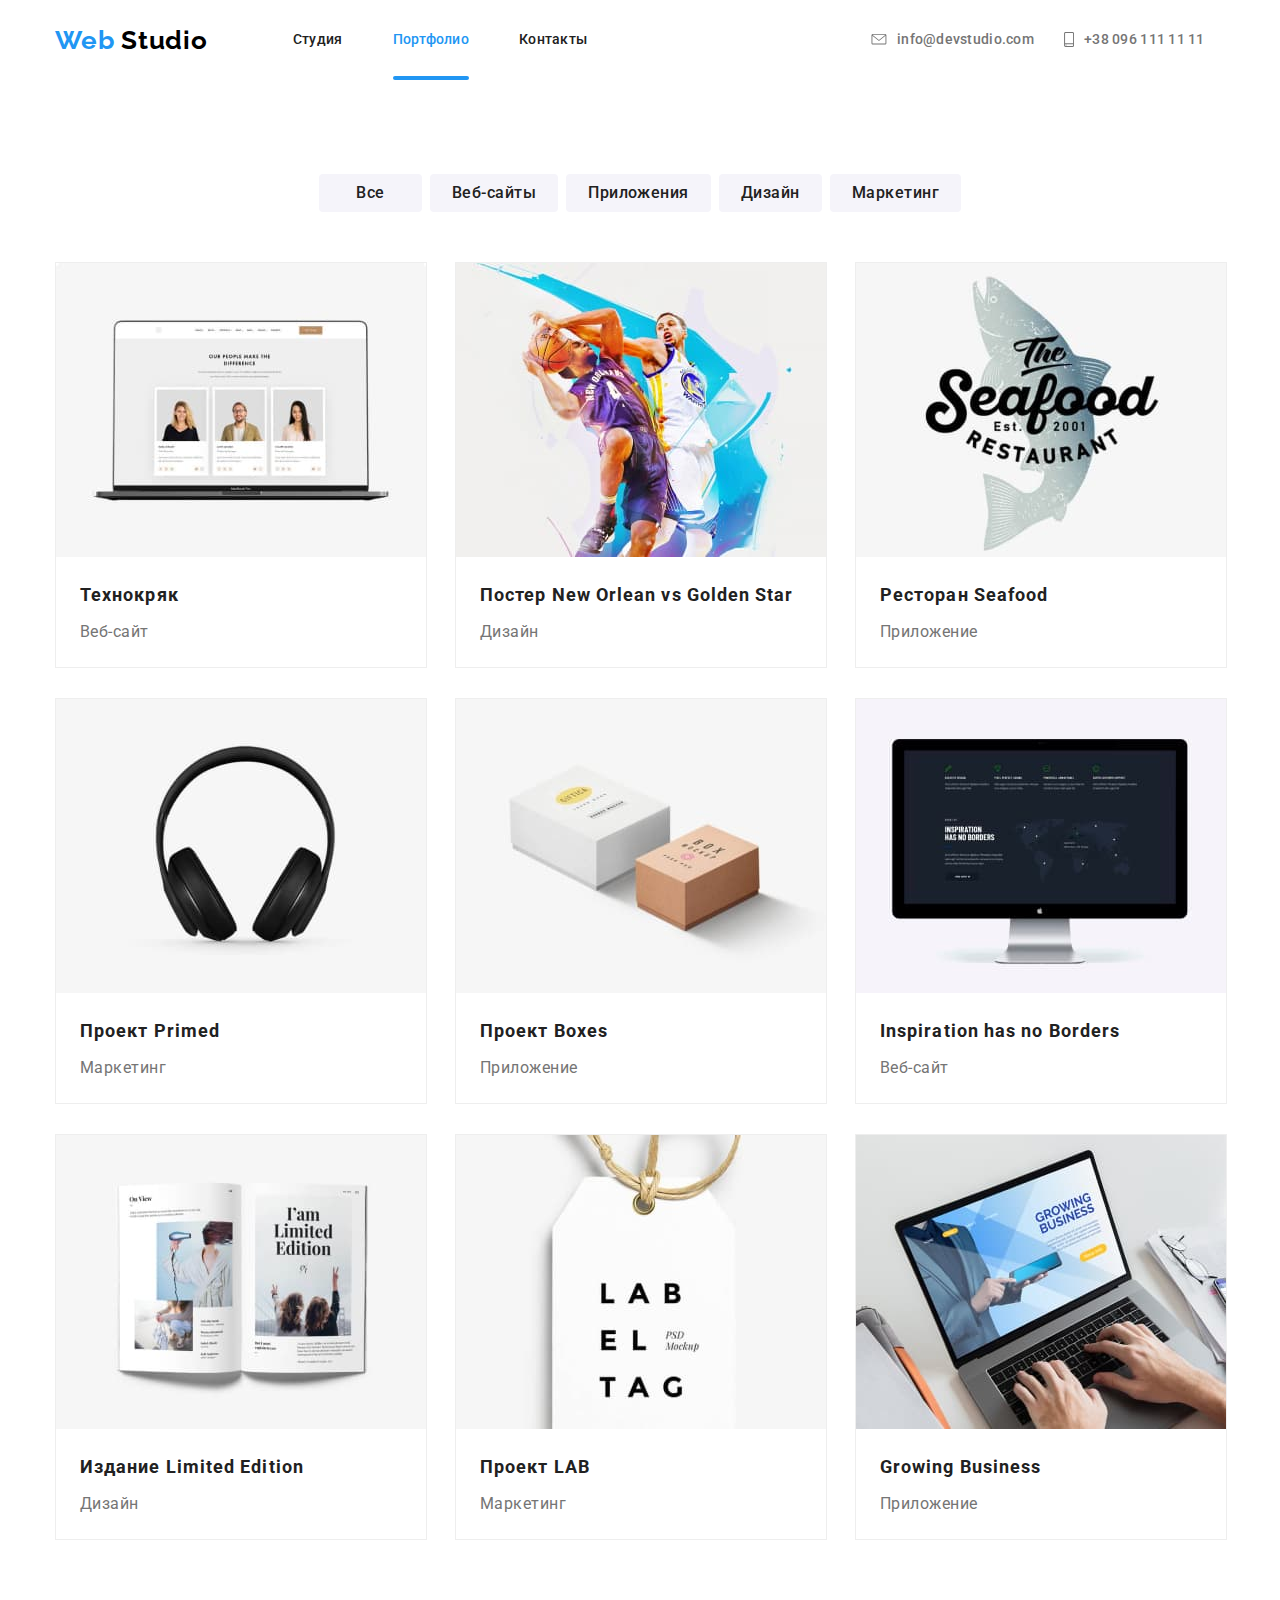
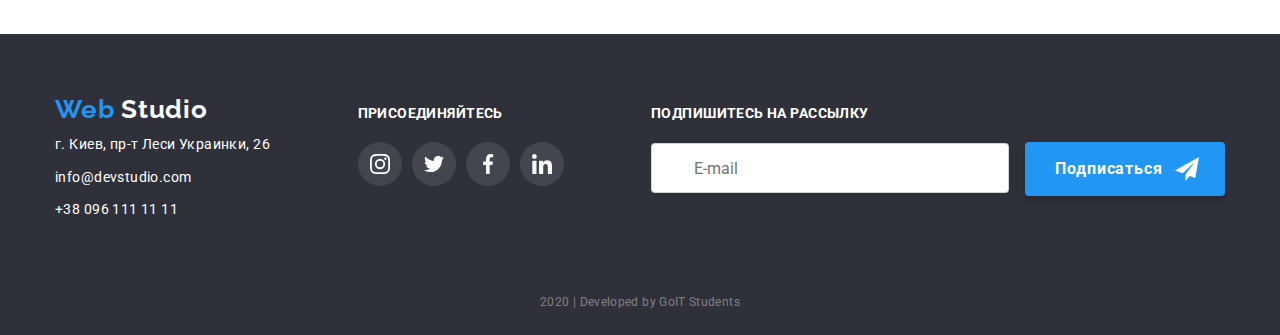
<file: portfolio.html>
<!DOCTYPE html>
<html lang="ru">
  <head>
    <meta charset="UTF-8" />
    <title>My homework2</title>
    <link
      href="https://fonts.googleapis.com/css2?family=Raleway:wght@700&family=Roboto:wght@400;500&display=swap"
      rel="stylesheet"
    />
    <link
      rel="stylesheet"
      href="https://cdnjs.cloudflare.com/ajax/libs/modern-normalize/0.6.0/modern-normalize.min.css"
    />
    <link rel="stylesheet" href="./main.css" />
  </head>

  <body>
    <header>
      <div class="container">
        <nav class="main-conteiner">
          <a href="./index.html" class="logo"
            ><span class="blue"> Web </span
            ><span class="studio"> Studio </span></a
          >
          <ul class="site-nav">
            <li class="link-list">
              <a href="./index.html" class="link">Студия</a>
            </li>
            <li class="link-list">
              <a href="./portfolio.html" class="link-current">Портфолио</a>
            </li>
            <li class="link-list">
              <a href="" class="link">Контакты</a>
            </li>
          </ul>
          <address class="contacs">
            <a href="mailto:info@devstudio.com " class="contac">
              <svg class="icon-eleph" width="16" height="11.2">
                <use href="./img/sprite.svg#envelope"></use>
              </svg>
              info@devstudio.com
            </a>
            <a href="tel:+380961111111" class="contac">
              <svg class="icon-telep" width="10" height="15">
                <use href="./img/sprite.svg#smartphone"></use>
              </svg>
              +38 096 111 11 11
            </a>
          </address>
        </nav>
      </div>
    </header>
    <main>
      <section class="container">
        <div class="main-portfolio">
          <ul class="portfolio main-conteiner">
            <li class="list-portfolio">
              <a href="" class="button list-items">Все</a>
            </li>
            <li class="list-portfolio">
              <a href="" class="button list-items">Веб-сайты</a>
            </li>
            <li class="list-portfolio">
              <a href="" class="button list-items">Приложения</a>
            </li>
            <li class="list-portfolio">
              <a href="" class="button list-items">Дизайн</a>
            </li>
            <li class="list-portfolio">
              <a href="" class="button list-items">Маркетинг</a>
            </li>
          </ul>
          <ul class="our-service">
            <li class="our-photo">
              <a href="" class="our-photo-name">
                <div class="product-overlay">
                  <img
                    src="./img/img14.jpg"
                    class="portfolio-poster"
                    alt="Компьютер"
                    width="370"
                  />
                  <div class="text-overlay">
                    <p class="text-overlay2">
                      Технокряк это современная площадка распространения
                      коронавируса. Компании используют эту платформу для
                      цифрового шпионажа и атак на защищённые сервера
                      конкурентов.
                    </p>
                  </div>
                </div>
                <div class="heading">
                  <h3 class="poster">Технокряк</h3>
                  <p class="work">Веб-сайт</p>
                </div>
              </a>
            </li>
            <li class="our-photo">
              <a href="" class="our-photo-name">
                <div class="product-overlay">
                  <img
                    src="./img/img6.jpg"
                    class="portfolio-poster"
                    alt="Два баскетболиста"
                    width="370"
                  />
                  <div class="text-overlay">
                    <p class="text-overlay2">
                      Технокряк это современная площадка распространения
                      коронавируса. Компании используют эту платформу для
                      цифрового шпионажа и атак на защищённые сервера
                      конкурентов.
                    </p>
                  </div>
                </div>
                <div class="heading">
                  <h3 class="poster">Постер New Orlean vs Golden Star</h3>
                  <p class="work">Дизайн</p>
                </div>
              </a>
            </li>
            <li class="our-photo">
              <a href="" class="our-photo-name">
                <div class="product-overlay">
                  <img
                    src="./img/img7.jpg"
                    class="portfolio-poster"
                    alt=""
                    width="370"
                  />
                  <div class="text-overlay">
                    <p class="text-overlay2">
                      Технокряк это современная площадка распространения
                      коронавируса. Компании используют эту платформу для
                      цифрового шпионажа и атак на защищённые сервера
                      конкурентов.
                    </p>
                  </div>
                </div>
                <div class="heading">
                  <h3 class="poster">Ресторан Seafood</h3>
                  <p class="work">Приложение</p>
                </div>
              </a>
            </li>
            <li class="our-photo">
              <a href="" class="our-photo-name">
                <div class="product-overlay">
                  <img
                    src="./img/img8.jpg"
                    class="portfolio-poster"
                    alt=""
                    width="370"
                  />
                  <div class="text-overlay">
                    <p class="text-overlay2">
                      Технокряк это современная площадка распространения
                      коронавируса. Компании используют эту платформу для
                      цифрового шпионажа и атак на защищённые сервера
                      конкурентов.
                    </p>
                  </div>
                </div>
                <div class="heading">
                  <h3 class="poster">Проект Primed</h3>
                  <p class="work">Маркетинг</p>
                </div>
              </a>
            </li>
            <li class="our-photo">
              <a href="" class="our-photo-name">
                <div class="product-overlay">
                  <img
                    src="./img/img9.jpg"
                    class="portfolio-poster"
                    alt=""
                    width="370"
                  />
                  <div class="text-overlay">
                    <p class="text-overlay2">
                      Технокряк это современная площадка распространения
                      коронавируса. Компании используют эту платформу для
                      цифрового шпионажа и атак на защищённые сервера
                      конкурентов.
                    </p>
                  </div>
                </div>
                <div class="heading">
                  <h3 class="poster">Проект Boxes</h3>
                  <p class="work">Приложение</p>
                </div>
              </a>
            </li>
            <li class="our-photo">
              <a href="" class="our-photo-name">
                <div class="product-overlay">
                  <img
                    src="./img/img10.jpg"
                    class="portfolio-poster"
                    alt=""
                    width="370"
                  />
                  <div class="text-overlay">
                    <p class="text-overlay2">
                      Технокряк это современная площадка распространения
                      коронавируса. Компании используют эту платформу для
                      цифрового шпионажа и атак на защищённые сервера
                      конкурентов.
                    </p>
                  </div>
                </div>
                <div class="heading">
                  <h3 class="poster">Inspiration has no Borders</h3>
                  <p class="work">Веб-сайт</p>
                </div>
              </a>
            </li>
            <li class="our-photo">
              <a href="" class="our-photo-name">
                <div class="product-overlay">
                  <img
                    src="./img/img11.jpg"
                    class="portfolio-poster"
                    alt=""
                    width="370"
                  />
                  <div class="text-overlay">
                    <p class="text-overlay2">
                      Технокряк это современная площадка распространения
                      коронавируса. Компании используют эту платформу для
                      цифрового шпионажа и атак на защищённые сервера
                      конкурентов.
                    </p>
                  </div>
                </div>
                <div class="heading">
                  <h3 class="poster">Издание Limited Edition</h3>
                  <p class="work">Дизайн</p>
                </div>
              </a>
            </li>
            <li class="our-photo">
              <a href="" class="our-photo-name">
                <div class="product-overlay">
                  <img
                    src="./img/img12.jpg"
                    class="portfolio-poster"
                    alt=""
                    width="370"
                  />
                  <div class="text-overlay">
                    <p class="text-overlay2">
                      Технокряк это современная площадка распространения
                      коронавируса. Компании используют эту платформу для
                      цифрового шпионажа и атак на защищённые сервера
                      конкурентов.
                    </p>
                  </div>
                </div>
                <div class="heading">
                  <h3 class="poster">Проект LAB</h3>
                  <p class="work">Маркетинг</p>
                </div>
              </a>
            </li>
            <li class="our-photo">
              <a href="" class="our-photo-name">
                <div class="product-overlay">
                  <img
                    src="./img/img13.jpg"
                    class="portfolio-poster"
                    alt=""
                    width="370"
                  />
                  <div class="text-overlay">
                    <p class="text-overlay2">
                      Технокряк это современная площадка распространения
                      коронавируса. Компании используют эту платформу для
                      цифрового шпионажа и атак на защищённые сервера
                      конкурентов.
                    </p>
                  </div>
                </div>
                <div class="heading">
                  <h3 class="poster">Growing Business</h3>
                  <p class="work">Приложение</p>
                </div>
              </a>
            </li>
          </ul>
        </div>
      </section>
    </main>
    <footer class="footer">
      <div class="container">
        <div class="main-conteiner2">
          <address class="footer-addres">
            <a href="" class="footer-logo"
              ><span class="blue">Web</span
              ><span class="footer-studio"> Studio</span></a
            >
            <p class="footer-studio">г. Киев, пр-т Леси Украинки, 26</p>
            <ul class="mail2">
              <li class="contacs-details">
                <a href="mailto:info@devstudio.com " class="footer-studio"
                  >info@devstudio.com</a
                >
              </li>
              <li class="contacs-details">
                <a href="tel:+380961111111" class="footer-studio"
                  >+38 096 111 11 11</a
                >
              </li>
            </ul>
          </address>
          <div class="footer-elements">
            <b class="footer-act">присоединяйтесь</b>
            <ul class="social-network2">
              <li class="network">
                <a href="" class="social-name">
                  <svg class="icon-twitter" width="20" height="20">
                    <use href="./img/sprite.svg#instagram"></use>
                  </svg>
                </a>
              </li>
              <li class="network">
                <a href="" class="social-name">
                  <svg class="icon-twitter" width="20" height="20">
                    <use href="./img/sprite.svg#twitter"></use>
                  </svg>
                </a>
              </li>
              <li class="network">
                <a href="" class="social-name">
                  <svg class="icon-twitter" width="20" height="20">
                    <use href="./img/sprite.svg#facebook"></use>
                  </svg>
                </a>
              </li>
              <li class="network">
                <a href="" class="social-name">
                  <svg class="icon-twitter" width="20" height="20">
                    <use href="./img/sprite.svg#linkedin"></use>
                  </svg>
                </a>
              </li>
            </ul>
          </div>
          <div class="subscribe">
            <b class="footer-act">Подпишитесь на рассылку</b><br />
            <div class="form-field">
              <form>
                <input
                  type="email"
                  name="email"
                  id="email"
                  class="form-footer"
                  placeholder="E-mail"
                />
                <button type="submit" class="buttom">
                  <svg class="icon-footer" width="24" height="24">
                    <use href="./img/symbol-defs.svg#icon-send1"></use>
                  </svg>
                  Подписаться
                </button>
              </form>
            </div>
          </div>
        </div>
        <div>
          <p class="source">2020 | Developed by GoIT Students</p>
        </div>
      </div>
    </footer>
    <script src="./modal.js"></script>
  </body>
</html>
</file>
<file: main.css>
:root {
  --title-color: #212121;
  --text-color: #757575;
  --font-logo: "Raleway", sans-serif;
  --font-text: "Roboto", sans-serif;
  --main-color: #2196f3;
  --footer-color: #ffffff;
  --footer-address: rgba(255, 255, 255, 0.6);
  --footer-source: rgba(255, 255, 255, 0.4);
}
html {
  box-sizing: border-box;
}
*,
*::before,
*::after {
  box-sizing: inherit;
}
body {
  font-family: var(--font-text);
  font-style: normal;
}
.container {
  margin-left: auto;
  margin-right: auto;
  width: 1200px;
  padding-left: 15px;
  padding-right: 15px;
}
.main-conteiner {
  display: flex;
  align-items: center;
  margin-top: 0;
  margin-bottom: 0;
  padding-left: 0;
}
.font {
  background: #f5f4fa;
}
a {
  text-decoration: none;
}
ul {
  list-style: none;
}
.decide {
  max-width: 1600px;
  height: 600px;
  margin-left: auto;
  margin-right: auto;
  background-image: linear-gradient(
      to right,
      rgba(47, 48, 58, 0.8),
      rgba(47, 48, 58, 0.8)
    ),
    url("../goit-markup-hw-04/img/Header.jpg");
  background-repeat: no-repeat;
  background-position: center;
  background-size: cover;
  background-color: black;
  text-align: center;
  padding-top: 200px;
  padding-bottom: 200px;
}
h1 {
  margin-top: 0;
  margin-bottom: 0;
  font-weight: 900;
  font-size: 44px;
  line-height: 1.36;
  letter-spacing: 0.06em;
  text-transform: uppercase;
  color: var(--footer-color);
}
.business {
  width: 696px;
  margin-left: auto;
  margin-right: auto;
  margin-bottom: 30px;
}
h2 {
  color: var(--title-color);
  font-weight: 700;
  font-size: 36px;
  line-height: 1.16;
  text-align: center;
  letter-spacing: 0.03em;
}
h3 {
  color: var(--title-color);
  font-weight: 700;
  font-size: 18px;
  line-height: 2;
  letter-spacing: 0.06em;
}
.logo {
  font-family: var(--font-logo);
  font-weight: 700;
  font-size: 26px;
  line-height: 1.19;
  letter-spacing: 0.03em;
}
.blue {
  color: var(--main-color);
  font-style: normal;
}
.studio {
  color: black;
}
.site-nav {
  margin-top: 0;
  margin-bottom: 0;
  margin-left: 85px;
  font-weight: 500;
  font-size: 14px;
  line-height: 1.14;
  letter-spacing: 0.02em;
  display: flex;
  padding-left: 0;
}
.link {
  display: block;
  position: relative;
  padding-top: 32px;
  padding-bottom: 32px;
  color: var(--title-color);
  transition: color 250ms cubic-bezier(0.4, 0, 0.2, 1);
}
.link:hover,
.link:focus {
  color: var(--main-color);
}
.link-current {
  position: relative;
}
.site-nav .link-current {
  display: block;
  padding-top: 32px;
  padding-bottom: 32px;
  color: var(--main-color);
}
.link-current::after {
  content: "";
  position: absolute;
  bottom: 0;
  left: 0;
  height: 4px;
  width: 100%;
  background-color: var(--main-color);
  border-radius: 2px;
}
.link-list {
  min-width: 49px;
  margin-right: 50px;
}
.link-list:last-child {
  margin-right: 0;
}
.contacs {
  margin-left: auto;
  display: flex;
  margin-top: 0;
  margin-bottom: 0;
}
.contacs .contac + .contac {
  margin-left: 30px;
}
.contac {
  display: flex;
  align-items: center;
  min-width: 161px;
  height: 16px;
  font-weight: 500;
  font-size: 14px;
  line-height: 1.14;
  letter-spacing: 0.02em;
  font-style: normal;
  color: var(--text-color);
  cursor: pointer;
  transition: color 250ms cubic-bezier(0.4, 0, 0.2, 1);
}
.contac:hover,
.contac:focus {
  color: var(--main-color);
}
.icon-eleph,
.icon-telep {
  margin-right: 10px;
  --color3: currentColor;
}
.portfolio {
  margin-top: 0;
  margin-bottom: 0;
  justify-content: center;
  margin-bottom: 50px;
}
.list-portfolio {
  display: block;
}
.list-portfolio + .list-portfolio {
  margin-left: 8px;
}
.icon-diagram {
  display: block;
  width: 270px;
  height: 120px;
  border-radius: 4px;
  background: #f5f4fa;
  margin-bottom: 30px;
}
.icon-clock {
  display: inline-block;
  margin: 25px 100px;
}
.info-li + .info-li {
  margin-left: 30px;
}
.button {
  display: inline-block;
  min-width: 103px;
  padding: 6px 22px;
  background: #f5f4fa;
  border-radius: 4px;
  margin: 0;
  font-weight: 500;
  font-size: 16px;
  line-height: 1.62;
  letter-spacing: 0.03em;
  color: var(--title-color);
  text-align: center;
}

.list-items {
  color: var(--title-color);
  transition: color 250ms cubic-bezier(0.4, 0, 0.2, 1),
    background-color 250ms cubic-bezier(0.4, 0, 0.2, 1),
    box-shadow 250ms cubic-bezier(0.4, 0, 0.2, 1);
}
.list-items:hover,
.list-items:focus {
  color: var(--footer-color);
  background-color: var(--main-color);
  box-shadow: 0px 2px 2px rgba(0, 0, 0, 0.12), 0px 1px 2px rgba(0, 0, 0, 0.08),
    0px 3px 1px rgba(0, 0, 0, 0.1);
}
.section {
  padding-top: 94px;
}
.section2 {
  padding-top: 94px;
  padding-bottom: 94px;
}
.text {
  margin-top: 0;
  margin-bottom: 0;
}
.quality {
  font-weight: 700;
  font-size: 14px;
  line-height: 1.14;
  letter-spacing: 0.03em;
  text-transform: uppercase;
  color: var(--title-color);
  margin-bottom: 10px;
  margin-top: 0;
}
.our-work-list {
  position: relative;
  width: 370px;
}
.our-work-list + .our-work-list {
  margin-left: 30px;
}
.our-work {
  margin-bottom: 50px;
  margin-top: 0;
}
.block {
  display: block;
}
.quality-second {
  position: absolute;
  bottom: 0;
  margin-top: 0;
  margin-bottom: 0;
  font-weight: 700;
  font-size: 14px;
  line-height: 1.14;
  letter-spacing: 0.03em;
  text-transform: uppercase;
  color: var(--footer-color);
  min-width: 370px;
  text-align: center;
  background-color: rgba(47, 48, 58, 0.8);
  padding: 27px 80px 27px 80px;
}
.our-team {
  margin-bottom: 50px;
  margin-top: 0;
}
.our-people {
  display: block;
  width: 270px;
  padding-bottom: 24px;
  background-color: var(--footer-color);
  box-shadow: 0px 2px 1px rgba(0, 0, 0, 0.2), 0px 1px 1px rgba(0, 0, 0, 0.14),
    0px 1px 3px rgba(0, 0, 0, 0.12);
  border-radius: 0px 0px 4px 4px;
}
.social-network {
  display: flex;
  margin-left: auto;
  margin-right: auto;
  padding-left: 0;
  width: 206px;
}
.social-name {
  color: #afb1b8;
  width: 44px;
  height: 44px;
  display: inline-block;
  border-radius: 50%;
  background-size: 20px;
  background-color: rgba(255, 255, 255, 0.1);
  transition: background-color 250ms cubic-bezier(0.4, 0, 0.2, 1);
}
.icon-twitter {
  display: inline-block;
  margin: 12px 12px;
  fill: var(--footer-color);
}
.social-name:hover,
.social-name:focus {
  background-color: var(--main-color);
}
.social-name2 {
  width: 44px;
  height: 44px;
  display: inline-block;
  border-radius: 50%;
  fill: #afb1b8;
  transition: background-color 250ms cubic-bezier(0.4, 0, 0.2, 1),
    fill 250ms cubic-bezier(0.4, 0, 0.2, 1);
}
.icon-insta {
  display: block;
  margin-right: auto;
  margin-left: auto;
  margin-bottom: 12px;
  margin-top: 12px;
}
.social-name2:hover,
.social-name2:focus {
  background-color: var(--main-color);
  fill: #ffffff;
}
.icon-insta {
  fill: inherit;
}
.network {
  display: block;
  justify-content: space-between;
}
.network + .network {
  margin-left: 10px;
}
.our-people + .our-people {
  margin-left: 30px;
}
.techno {
  font-weight: normal;
  font-size: 18px;
  line-height: 28px;
  letter-spacing: 0.03em;
  color: var(--footer-color);
  margin-top: 0;
  margin-bottom: 0;
}
p {
  color: var(--text-color);
  font-weight: normal;
  font-size: 14px;
  line-height: 1.71;
  letter-spacing: 0.03em;
}
.work {
  font-weight: 400;
  font-size: 16px;
  line-height: 1.85;
  letter-spacing: 0.03em;
  color: var(--text-color);
  margin-top: 0;
  margin-bottom: 0;
}
.photo {
  margin-bottom: 30px;
}
.name {
  margin-bottom: 10px;
  text-align: center;
  font-weight: 500;
  font-size: 16px;
  line-height: 1.18;
  letter-spacing: 0.03em;
  color: var(--title-color);
  margin-top: 0;
}
.profession {
  margin-bottom: 16px;
  text-align: center;
  margin-top: 0;
  font-weight: 400;
  font-size: 16px;
  line-height: 1.18;
}
.clients {
  margin-top: 0;
  margin-bottom: 50px;
}
.our-clients-name {
  display: block;
  width: 170px;
  height: 90px;
  border: 1px solid #afb1b8;
  box-sizing: border-box;
  border-radius: 4px;
  cursor: pointer;
  transition: border-color 250ms cubic-bezier(0.4, 0, 0.2, 1),
    --color5 250ms cubic-bezier(0.4, 0, 0.2, 1);
}
.our-clients + .our-clients {
  margin-left: 30px;
}
.clients-logo1 {
  display: block;
  margin-left: auto;
  margin-right: auto;
  margin-top: 24px;
  margin-bottom: 24px;
}
.our-clients-name:hover,
.our-clients-name:focus {
  border-color: var(--main-color);
  --color5: var(--main-color);
}
.clients-logo1 {
  --color5: inherit;
}
.our-service {
  padding-left: 0;
  margin-bottom: 0;
  margin-top: 0;
  display: flex;
  flex-wrap: wrap;
}

.our-photo {
  width: 370px;
  margin-right: 30px;
  margin-bottom: 30px;
}

.our-photo-name {
  display: block;
  width: 372px;
  background: #ffffff;
  border: 1px solid #eeeeee;
  box-sizing: border-box;
  cursor: pointer;
  transition: border 250ms cubic-bezier(0.4, 0, 0.2, 1),
    box-sizing 250ms cubic-bezier(0.4, 0, 0.2, 1),
    box-shadow 250ms cubic-bezier(0.4, 0, 0.2, 1);
}
.product-overlay {
  width: 370px;
  min-height: 294px;
  position: relative;
  overflow: hidden;
}
.text-overlay {
  position: absolute;
  min-width: 322px;
  padding: 63px 24px;
  left: 0;
  top: 0;
  width: 100%;
  height: 100%;
  background: rgba(33, 150, 243, 0.9);
  transform: translateY(101%);
  transition: transform 250ms cubic-bezier(0.4, 0, 0.2, 1);
}
.text-overlay2 {
  display: inline-block;
  font-family: var(--font-text);
  font-weight: 400;
  font-size: 18px;
  line-height: 1.55;
  letter-spacing: 0.03em;
  color: #ffffff;
  margin-bottom: 0;
  margin-top: 0;
}
.our-photo:hover .text-overlay,
.our-photo:focus-within .text-overlay {
  transform: translateY(0);
}

.our-photo-name:hover,
.our-photo-name:focus {
  border: 1px solid #eeeeee;
  box-sizing: border-box;
  box-shadow: 1px 4px 6px rgba(0, 0, 0, 0.16), 0px 4px 4px rgba(0, 0, 0, 0.06),
    0px 1px 1px rgba(0, 0, 0, 0.12);
}
.portfolio-poster {
  display: block;
  box-shadow: inherit;
}
.our-photo:nth-child(3n) {
  margin-right: 0;
}
.our-photo:nth-last-child(-n + 3) {
  margin-bottom: 0;
}
.footer {
  background: #2f303a;
  padding-top: 60px;
  padding-bottom: 21px;
}
.footer-studio {
  color: var(--footer-color);
  font-style: normal;
  margin-top: 0;
}
.footer-addres p {
  margin-bottom: 9px;
}
.footer-logo {
  display: inline-block;
  font-family: var(--font-logo);
  font-weight: 700;
  font-size: 26px;
  line-height: 1.19;
  letter-spacing: 0.03em;
  margin-bottom: 8px;
}
.mail {
  margin-top: 0;
  margin-bottom: 0;
}
.poster {
  margin-top: 0;
  margin-bottom: 4px;
}
.heading {
  display: inline-block;
  width: 322px;
  min-height: 70px;
  margin: 20px 24px;
}
.footer-addres {
  font-weight: 400;
  font-size: 14px;
  line-height: 1.71;
  letter-spacing: 0.03em;
}
.footer-act {
  color: var(--footer-color);
  font-weight: 700;
  font-size: 14px;
  line-height: 1.14;
  letter-spacing: 0.03em;
  text-transform: uppercase;
  display: inline-block;
  margin-bottom: 20px;
}
.buttom-footer {
  display: inline-block;
  min-width: 200px;
  padding: 10px 28px;
  text-align: center;
  color: var(--footer-color);
  border-radius: 4px;
  background-color: var(--main-color);
  font-weight: 700;
  font-size: 16px;
  line-height: 1.87;
  letter-spacing: 0.06em;
  box-shadow: 0px 4px 4px rgba(0, 0, 0, 0.15);
}
.source {
  color: var(--footer-source);
  font-weight: 400;
  font-size: 12px;
  line-height: 2;
  text-align: center;
  letter-spacing: 0.03em;
  margin-bottom: 0;
  margin-top: 0;
}
.footer-elements,
.subscribe,
.footer-addres {
  display: block;
}
.subscribe {
  flex-direction: column;
}
.network {
  display: block;
}
.cotacs-details {
  display: inline-block;
  margin-left: auto;
}
.input {
  min-width: 334px;
  padding: 14px 12px;
  border: 1px solid rgba(255, 255, 255, 0.3);
  border-radius: 4px;
  margin-right: 12px;
}
.main-conteiner2 {
  display: flex;
  align-items: baseline;
  justify-content: space-between;
  margin-bottom: 68px;
}
.mail2 {
  margin-top: 0;
  margin-bottom: 0;
  padding: 0;
}
.social-network2 {
  display: flex;
  padding: 0;
  margin-top: 0;
  margin-bottom: 0;
}
.mail2:nth-first-child() {
  margin-bottom: 8px;
}
.contacs-details {
  margin-bottom: 8px;
}
.contacs-details:last-child {
  margin-bottom: 0;
}
.main-portfolio {
  padding-top: 94px;
  padding-bottom: 94px;
}
.backdrop {
  position: fixed;
  left: 0;
  top: 0;
  width: 100%;
  height: 100%;
  z-index: 1;
  background: rgba(0, 0, 0, 0.2);
  transition: opacity 250ms cubic-bezier(0.4, 0, 0.2, 1);
}
.backdrop.is-hidden {
  opacity: 0;
  pointer-events: none;
}
.modal {
  position: absolute;
  left: 50%;
  top: 50%;
  transform: translate(-50%, -50%);
  max-height: calc(100% - 30px);
  max-width: calc(100% - 30px);
  overflow: auto;
  background: #ffffff;
  box-shadow: 0px 2px 1px rgba(0, 0, 0, 0.2), 0px 1px 1px rgba(0, 0, 0, 0.14),
    0px 1px 3px rgba(0, 0, 0, 0.12);
  border-radius: 4px;
}
.js-speker-form {
  position: relative;
  padding: 40px;
}
.form-text {
  display: inline-block;
  margin-bottom: 30px;
  font-weight: 700;
  font-size: 20px;
  line-height: 1.15;
  text-align: center;
  letter-spacing: 0.03em;
  color: var(--title-color);
}
.form-close {
  position: absolute;
  top: 8px;
  right: 8px;
  width: 30px;
  height: 30px;
  background: #ffffff;
  border: 1px solid rgba(0, 0, 0, 0.1);
  box-sizing: border-box;
  border-radius: 15px;
  transition: fill 250ms cubic-bezier(0.4, 0, 0.2, 1);
}
.close {
  display: block;
  margin: 9px 9px;
}
.form-close:hover {
  fill: var(--main-color);
}
.close {
  fill: inherit;
}
.form-list {
  padding-left: 0;
  margin-top: 0;
  margin-bottom: 20px;
}
.form-field {
  position: relative;
  display: flex;
  flex-direction: column;
  margin-bottom: 28px;
}
.form-field:last-child {
  margin-bottom: 0;
}
.form-field input {
  height: 40px;
  padding-left: 42px;
  margin-top: 0;
  border: 1px solid rgba(33, 33, 33, 0.2);
  box-sizing: border-box;
  border-radius: 4px;
}
.form-field textarea {
  min-height: 120px;
  padding-left: 16px;
  padding-top: 12px;
  border: 1px solid rgba(33, 33, 33, 0.2);
  box-sizing: border-box;
  border-radius: 4px;
}
.form-field label {
  font-weight: 400;
  font-size: 14px;
  line-height: 1.14;
  letter-spacing: 0.01em;
  color: var(--text-color);
}
.form-button {
  display: flex;
  width: 200px;
  height: 50px;
  margin-right: auto;
  margin-left: auto;
  border-color: transparent;
  padding: 10px 55px;
  font-weight: 700;
  font-size: 16px;
  line-height: 1.87;
  letter-spacing: 0.06em;
  color: var(--footer-color);
  background: var(--main-color);
  box-shadow: 0px 4px 4px rgba(0, 0, 0, 0.15);
  border-radius: 4px;
  transition: background-color 1000ms cubic-bezier(0.4, 0, 0.2, 1);
}
.form-button:hover {
  background-color: #188ce8;
  box-shadow: 0px 4px 4px rgba(0, 0, 0, 0.15);
  border-radius: 4px;
}
.form-input:focus + .form-label,
.form-input:not(:placeholder-shown) + .form-label {
  color: var(--main-color);
  transform: translate(-25px, -40px);
  margin-bottom: 4px;
}
.form-label {
  position: absolute;
  top: 50%;
  left: 42px;
  transform: translateY(-50%);
  transition: transform 250ms cubic-bezier(0.4, 0, 0.2, 1),
    color 250ms cubic-bezier(0.4, 0, 0.2, 1);
}
.form-comment {
  position: absolute;
  width: 416px;
  height: 96px;
  left: 16px;
  top: 12px;
}
.form-icon {
  position: absolute;
  display: inline-block;
  margin-right: 11px;
  top: 50%;
  left: 19px;
  transform: translateY(-50%);
  transition: fill 250ms cubic-bezier(0.4, 0, 0.2, 1);
}
.form-input:focus ~ .form-icon {
  fill: var(--main-color);
}
.checkbox {
  -webkit-appearance: none;
  -moz-appearance: none;
  appearance: none;
  position: absolute;
}
.form-policy {
  display: flex;
  align-items: center;
  margin-left: auto;
  margin-right: auto;
  margin-bottom: 30px;
  width: 432px;
}

.checkbox-icon {
  display: inline-block;
  width: 15px;
  height: 15px;
  border: 2px solid #212121;
  border-radius: 4px;
}
.checkbox:checked + .checkbox-icon {
  border-color: var(--main-color);
  background-image: url(./img/icon-check.svg);
  background-size: contain;
  background-origin: border-box;
}
.form-doc {
  margin-left: 8.38px;
  font-weight: 400;
  font-size: 14px;
  line-height: 1.71;
  letter-spacing: 0.03em;
  color: #757575;
}
.form {
  color: var(--main-color);
  text-decoration: underline;
}
.form-footer {
  width: 358px;
  min-height: 50px;
}
.buttom {
  position: relative;
  display: inline-block;
  border-color: transparent;
  min-width: 200px;
  min-height: 50px;
  margin-left: 12px;
  padding: 10px 32px;
  color: var(--footer-color);
  border-radius: 4px;
  background-color: var(--main-color);
  box-shadow: 0px 4px 4px rgba(0, 0, 0, 0.15);
  padding-left: 0;
  font-weight: 700;
  font-size: 16px;
  line-height: 1.87;
  letter-spacing: 0.06em;
}
.icon-footer {
  position: absolute;
  right: 28px;
  top: 13px;
  bottom: 13px;
  left: 148px;
}
</file>
